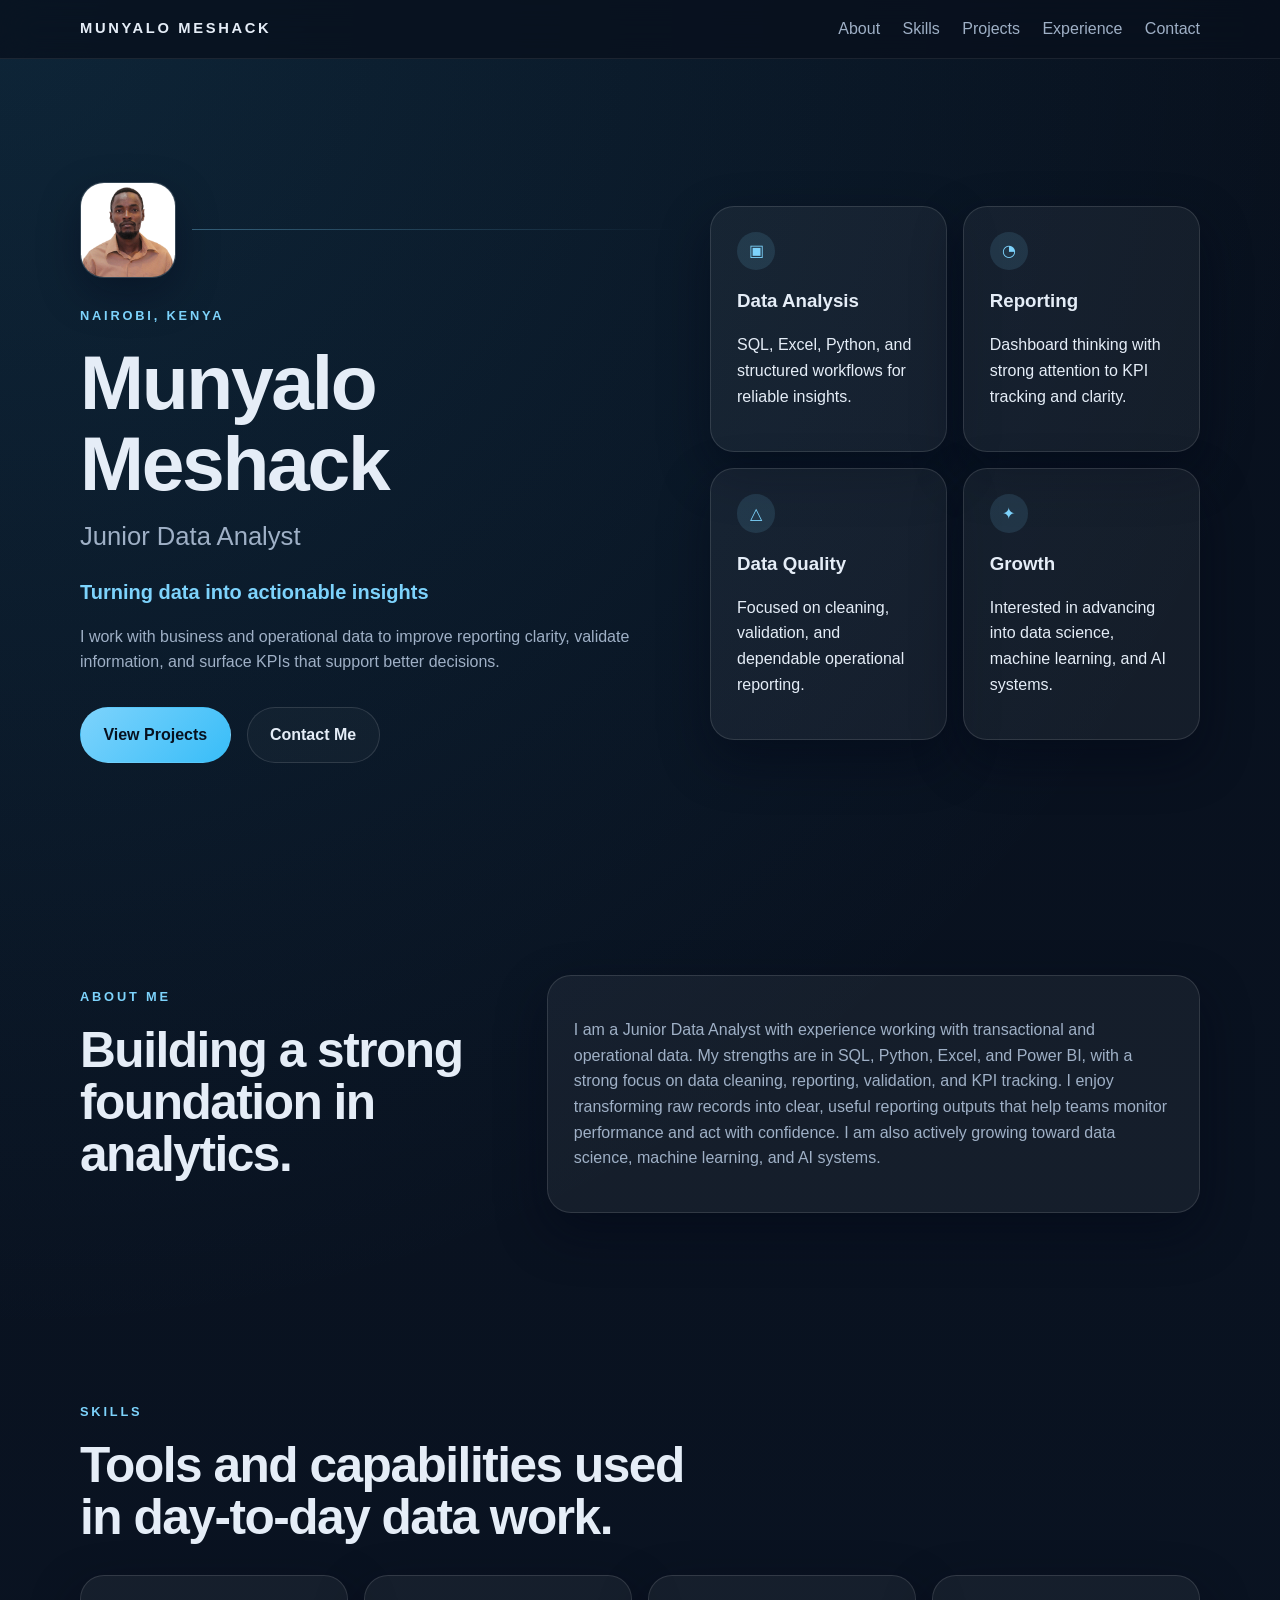
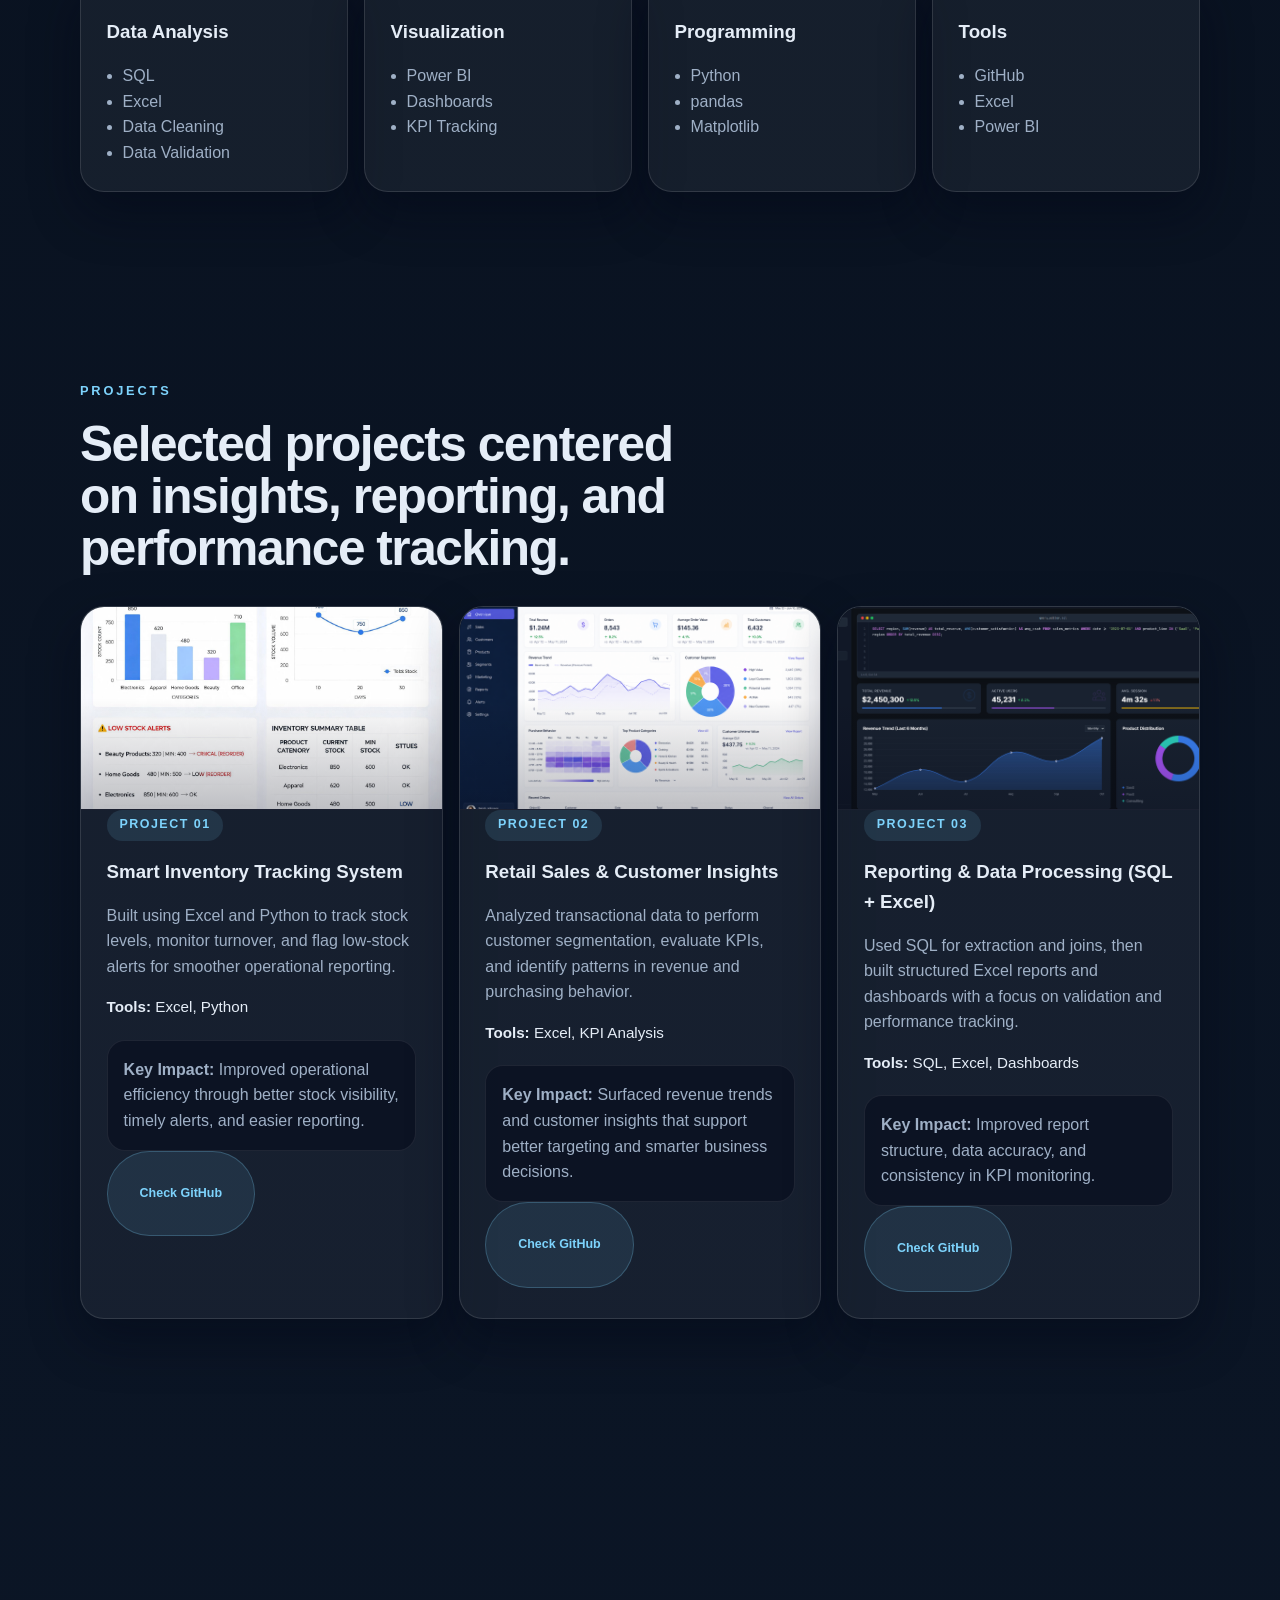
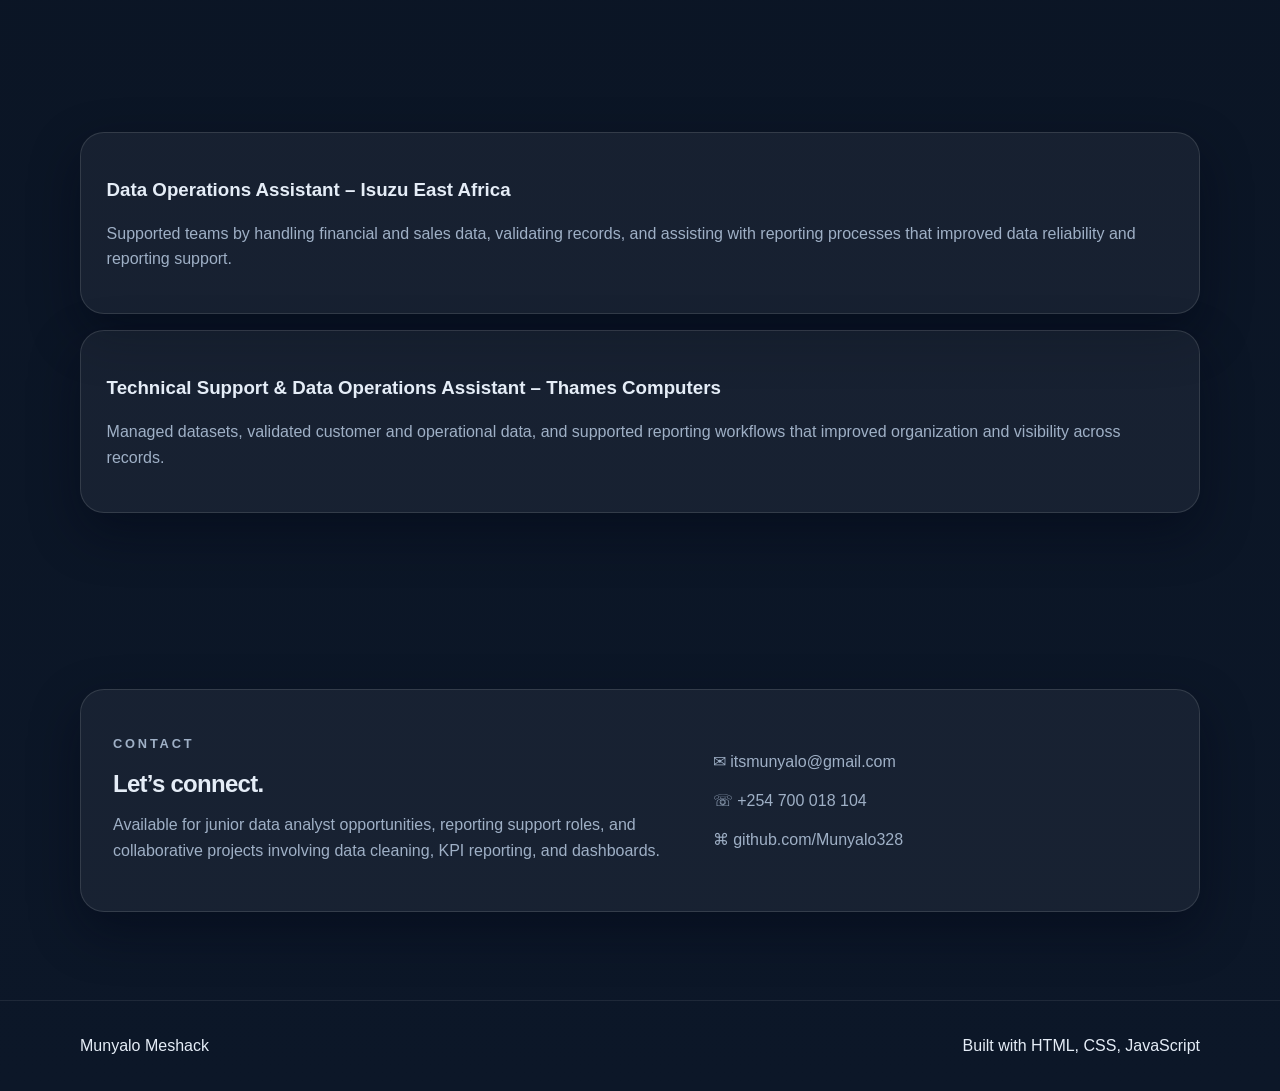
<file: index.html>
<!DOCTYPE html>
<html lang="en">
  <head>
    <meta charset="UTF-8" />
    <meta name="viewport" content="width=device-width, initial-scale=1.0" />
    <title>Munyalo Meshack | Junior Data Analyst Portfolio</title>
    <link rel="stylesheet" href="style.css" />
  </head>
  <body>
    <header class="site-header">
      <div class="container nav-wrap">
        <a class="brand" href="#hero">Munyalo Meshack</a>
        <nav class="nav-links">
          <a href="#about">About</a>
          <a href="#skills">Skills</a>
          <a href="#projects">Projects</a>
          <a href="#experience">Experience</a>
          <a href="#contact">Contact</a>
        </nav>
      </div>
    </header>

    <main>
      <section id="hero" class="hero section">
        <div class="container hero-grid">
          <div class="hero-copy reveal">
            <div class="hero-portrait-row">
              <div class="hero-portrait-frame">
                <img src="Passport.JPG" alt="Portrait of Munyalo Meshack" class="hero-portrait" />
              </div>
              <div class="hero-portrait-line"></div>
            </div>
            <p class="eyebrow">Nairobi, Kenya</p>
            <h1>Munyalo Meshack</h1>
            <h2>Junior Data Analyst</h2>
            <p class="lead">Turning data into actionable insights</p>
            <p class="hero-text">
              I work with business and operational data to improve reporting clarity,
              validate information, and surface KPIs that support better decisions.
            </p>
            <div class="hero-actions">
              <a href="#projects" class="button button-primary">View Projects</a>
              <a href="#contact" class="button button-secondary">Contact Me</a>
            </div>
          </div>

          <div class="hero-panel reveal delay-1">
            <div class="metric-card">
              <span class="icon">▣</span>
              <h3>Data Analysis</h3>
              <p>SQL, Excel, Python, and structured workflows for reliable insights.</p>
            </div>
            <div class="metric-card">
              <span class="icon">◔</span>
              <h3>Reporting</h3>
              <p>Dashboard thinking with strong attention to KPI tracking and clarity.</p>
            </div>
            <div class="metric-card">
              <span class="icon">△</span>
              <h3>Data Quality</h3>
              <p>Focused on cleaning, validation, and dependable operational reporting.</p>
            </div>
            <div class="metric-card">
              <span class="icon">✦</span>
              <h3>Growth</h3>
              <p>Interested in advancing into data science, machine learning, and AI systems.</p>
            </div>
          </div>
        </div>
      </section>

      <section id="about" class="section">
        <div class="container section-grid">
          <div class="section-heading reveal">
            <p class="eyebrow">About Me</p>
            <h2>Building a strong foundation in analytics.</h2>
          </div>
          <div class="card reveal delay-1">
            <p>
              I am a Junior Data Analyst with experience working with transactional and
              operational data. My strengths are in SQL, Python, Excel, and Power BI,
              with a strong focus on data cleaning, reporting, validation, and KPI
              tracking. I enjoy transforming raw records into clear, useful reporting
              outputs that help teams monitor performance and act with confidence. I am
              also actively growing toward data science, machine learning, and AI systems.
            </p>
          </div>
        </div>
      </section>

      <section id="skills" class="section">
        <div class="container">
          <div class="section-heading reveal">
            <p class="eyebrow">Skills</p>
            <h2>Tools and capabilities used in day-to-day data work.</h2>
          </div>
          <div class="skills-grid">
            <article class="card skill-card reveal">
              <h3>Data Analysis</h3>
              <ul>
                <li>SQL</li>
                <li>Excel</li>
                <li>Data Cleaning</li>
                <li>Data Validation</li>
              </ul>
            </article>
            <article class="card skill-card reveal delay-1">
              <h3>Visualization</h3>
              <ul>
                <li>Power BI</li>
                <li>Dashboards</li>
                <li>KPI Tracking</li>
              </ul>
            </article>
            <article class="card skill-card reveal delay-2">
              <h3>Programming</h3>
              <ul>
                <li>Python</li>
                <li>pandas</li>
                <li>Matplotlib</li>
              </ul>
            </article>
            <article class="card skill-card reveal delay-3">
              <h3>Tools</h3>
              <ul>
                <li>GitHub</li>
                <li>Excel</li>
                <li>Power BI</li>
              </ul>
            </article>
          </div>
        </div>
      </section>

      <section id="projects" class="section">
        <div class="container">
          <div class="section-heading reveal">
            <p class="eyebrow">Projects</p>
            <h2>Selected projects centered on insights, reporting, and performance tracking.</h2>
          </div>
          <div class="projects-grid">
            <article class="card project-card reveal">
              <div class="project-image-wrap">
                <img src="Inventory system.png" alt="Smart Inventory Tracking System dashboard preview" class="project-image" />
              </div>
              <div class="project-top">
                <span class="tag">Project 01</span>
              </div>
              <h3>Smart Inventory Tracking System</h3>
              <p>
                Built using Excel and Python to track stock levels, monitor turnover,
                and flag low-stock alerts for smoother operational reporting.
              </p>
              <div class="project-meta">
                <strong>Tools:</strong> Excel, Python
              </div>
              <div class="impact-box">
                <strong>Key Impact:</strong>
                Improved operational efficiency through better stock visibility,
                timely alerts, and easier reporting.
              </div>
              <div>
                <a href="https://github.com/Munyalo328/Smart-Inventory-Tracker" class="project-github-button">Check GitHub</a>
              </div>
            </article>

            <article class="card project-card reveal delay-1">
              <div class="project-image-wrap">
                <img src="Retail Insights.png" alt="Retail Sales and Customer Insights dashboard preview" class="project-image" />
              </div>
              <div class="project-top">
                <span class="tag">Project 02</span>
              </div>
              <h3>Retail Sales &amp; Customer Insights</h3>
              <p>
                Analyzed transactional data to perform customer segmentation, evaluate
                KPIs, and identify patterns in revenue and purchasing behavior.
              </p>
              <div class="project-meta">
                <strong>Tools:</strong> Excel, KPI Analysis
              </div>
              <div class="impact-box">
                <strong>Key Impact:</strong>
                Surfaced revenue trends and customer insights that support better
                targeting and smarter business decisions.
              </div>
              <div>
                <a href="https://github.com/Munyalo328/Sales-Operations-Analytics" class="project-github-button">Check GitHub</a>
              </div>
            </article>

            <article class="card project-card reveal delay-2">
              <div class="project-image-wrap">
                <img src="sql reporting.PNG" alt="Reporting and Data Processing dashboard preview" class="project-image" />
              </div>
              <div class="project-top">
                <span class="tag">Project 03</span>
              </div>
              <h3>Reporting &amp; Data Processing (SQL + Excel)</h3>
              <p>
                Used SQL for extraction and joins, then built structured Excel reports
                and dashboards with a focus on validation and performance tracking.
              </p>
              <div class="project-meta">
                <strong>Tools:</strong> SQL, Excel, Dashboards
              </div>
              <div class="impact-box">
                <strong>Key Impact:</strong>
                Improved report structure, data accuracy, and consistency in KPI monitoring.
              </div>
              <div>
                <a href="https://github.com/Munyalo328/Sales-Inventory-Project" class="project-github-button">Check GitHub</a>
              </div>
            </article>
          </div>
        </div>
      </section>

      <section id="experience" class="section">
        <div class="container">
          <div class="section-heading reveal">
            <p class="eyebrow">Experience</p>
            <h2>Data-focused roles that strengthened reporting and validation skills.</h2>
          </div>
          <div class="experience-list">
            <article class="card experience-card reveal">
              <h3>Data Operations Assistant – Isuzu East Africa</h3>
              <p>
                Supported teams by handling financial and sales data, validating records,
                and assisting with reporting processes that improved data reliability and
                reporting support.
              </p>
            </article>
            <article class="card experience-card reveal delay-1">
              <h3>Technical Support &amp; Data Operations Assistant – Thames Computers</h3>
              <p>
                Managed datasets, validated customer and operational data, and supported
                reporting workflows that improved organization and visibility across records.
              </p>
            </article>
          </div>
        </div>
      </section>

      <section id="contact" class="section">
        <div class="container contact-card reveal">
          <div>
            <p class="eyebrow">Contact</p>
            <h2>Let’s connect.</h2>
            <p>
              Available for junior data analyst opportunities, reporting support roles,
              and collaborative projects involving data cleaning, KPI reporting, and dashboards.
            </p>
          </div>
          <div class="contact-links">
            <a href="mailto:itsmunyalo@gmail.com">✉ itsmunyalo@gmail.com</a>
            <a href="tel:+254700018104">☏ +254 700 018 104</a>
            <a href="https://github.com/Munyalo328" target="_blank" rel="noreferrer">⌘ github.com/Munyalo328</a>
          </div>
        </div>
      </section>
    </main>

    <footer class="site-footer">
      <div class="container footer-wrap">
        <p>Munyalo Meshack</p>
        <p>Built with HTML, CSS, JavaScript</p>
      </div>
    </footer>

    <script src="script.js"></script>
  </body>
</html>
</file>
<file: style.css>
:root {
  --bg: #09111f;
  --bg-soft: #0f1a2b;
  --panel: rgba(255, 255, 255, 0.05);
  --panel-strong: rgba(255, 255, 255, 0.08);
  --border: rgba(255, 255, 255, 0.12);
  --text: #e5edf7;
  --muted: #9fb0c6;
  --accent: #7dd3fc;
  --accent-strong: #38bdf8;
  --shadow: 0 20px 50px rgba(2, 6, 23, 0.45);
  --radius: 24px;
}

* {
  box-sizing: border-box;
}

html {
  scroll-behavior: smooth;
}

body {
  margin: 0;
  font-family: Inter, "Segoe UI", Roboto, Arial, sans-serif;
  background:
    radial-gradient(circle at top left, rgba(56, 189, 248, 0.12), transparent 30%),
    linear-gradient(180deg, #08101d 0%, #0c1728 100%);
  color: var(--text);
  line-height: 1.6;
}

a {
  color: inherit;
  text-decoration: none;
}

.container {
  width: min(1120px, calc(100% - 2rem));
  margin: 0 auto;
}

.section {
  padding: 5.5rem 0;
}

.site-header {
  position: sticky;
  top: 0;
  z-index: 100;
  backdrop-filter: blur(16px);
  background: rgba(8, 16, 29, 0.78);
  border-bottom: 1px solid rgba(255, 255, 255, 0.08);
}

.nav-wrap,
.footer-wrap {
  display: flex;
  align-items: center;
  justify-content: space-between;
  gap: 1rem;
  padding: 1rem 0;
}

.brand {
  font-size: 0.92rem;
  font-weight: 700;
  letter-spacing: 0.18em;
  text-transform: uppercase;
}

.nav-links {
  display: flex;
  gap: 1.4rem;
  flex-wrap: wrap;
}

.nav-links a,
.contact-links a {
  color: var(--muted);
  transition: color 0.25s ease, transform 0.25s ease;
}

.nav-links a:hover,
.contact-links a:hover {
  color: var(--text);
  transform: translateY(-1px);
}

.hero {
  min-height: calc(100vh - 72px);
  display: flex;
  align-items: center;
}

.hero-grid,
.section-grid,
.contact-card {
  display: grid;
  gap: 2rem;
}

.hero-grid {
  grid-template-columns: 1.1fr 0.9fr;
  align-items: center;
}

.hero h1,
.section-heading h2,
.contact-card h2 {
  margin: 0;
  line-height: 1.05;
  letter-spacing: -0.03em;
}

.hero h1 {
  font-size: clamp(2.9rem, 6vw, 5.5rem);
}

.hero h2 {
  margin: 0.75rem 0 0;
  font-size: clamp(1.3rem, 2vw, 1.8rem);
  color: var(--muted);
  font-weight: 500;
}

.lead {
  margin: 1.2rem 0 0;
  font-size: 1.25rem;
  color: var(--accent);
  font-weight: 600;
}

.hero-text,
.card p,
.contact-card p {
  color: var(--muted);
}

.hero-text {
  max-width: 42rem;
  margin-top: 1rem;
}

.hero-portrait-row {
  display: flex;
  align-items: center;
  gap: 1rem;
  margin-bottom: 1.75rem;
}

.hero-portrait-frame {
  width: 96px;
  height: 96px;
  border-radius: 24px;
  overflow: hidden;
  flex-shrink: 0;
  border: 1px solid rgba(255, 255, 255, 0.12);
  background: rgba(255, 255, 255, 0.05);
  box-shadow: 0 16px 40px rgba(2, 6, 23, 0.35);
}

.hero-portrait {
  width: 100%;
  height: 100%;
  object-fit: cover;
  display: block;
}

.hero-portrait-line {
  height: 1px;
  flex: 1;
  background: linear-gradient(to right, rgba(125, 211, 252, 0.35), transparent);
}

.eyebrow {
  color: var(--accent);
  text-transform: uppercase;
  letter-spacing: 0.22em;
  font-size: 0.8rem;
  font-weight: 700;
  margin-bottom: 1rem;
}

.hero-actions {
  display: flex;
  gap: 1rem;
  flex-wrap: wrap;
  margin-top: 2rem;
}

.button {
  display: inline-flex;
  align-items: center;
  justify-content: center;
  padding: 0.9rem 1.4rem;
  border-radius: 999px;
  font-weight: 700;
  transition: transform 0.25s ease, background 0.25s ease, border-color 0.25s ease;
  border: 1px solid transparent;
}

.button:hover,
.card:hover {
  transform: translateY(-4px);
}

.button-primary {
  background: linear-gradient(135deg, var(--accent), var(--accent-strong));
  color: #07111f;
}

.button-secondary {
  border-color: var(--border);
  background: rgba(255, 255, 255, 0.03);
}

.hero-panel,
.skills-grid,
.projects-grid,
.experience-list {
  display: grid;
  gap: 1rem;
}

.hero-panel {
  grid-template-columns: repeat(2, minmax(0, 1fr));
}

.card,
.metric-card,
.contact-card {
  background: var(--panel);
  border: 1px solid var(--border);
  border-radius: var(--radius);
  box-shadow: var(--shadow);
}

.card,
.metric-card {
  padding: 1.6rem;
  transition: transform 0.3s ease, border-color 0.3s ease, background 0.3s ease;
}

.card:hover,
.metric-card:hover {
  border-color: rgba(125, 211, 252, 0.35);
  background: var(--panel-strong);
}

.metric-card .icon {
  display: inline-flex;
  width: 2.4rem;
  height: 2.4rem;
  border-radius: 50%;
  align-items: center;
  justify-content: center;
  background: rgba(125, 211, 252, 0.12);
  color: var(--accent);
  font-size: 1rem;
}

.metric-card h3,
.skill-card h3,
.project-card h3,
.experience-card h3 {
  margin: 1rem 0 0.5rem;
}

.section-heading {
  margin-bottom: 2rem;
}

.section-heading h2 {
  font-size: clamp(2rem, 4vw, 3.1rem);
  max-width: 40rem;
}

.section-grid {
  grid-template-columns: 0.8fr 1.2fr;
  align-items: start;
}

.skills-grid {
  grid-template-columns: repeat(4, minmax(0, 1fr));
}

.skill-card ul {
  padding-left: 1rem;
  margin: 1rem 0 0;
  color: var(--muted);
}

.project-card,
.experience-card {
  height: 100%;
}

.project-card {
  overflow: hidden;
  padding: 0;
}

.project-card > *:not(.project-image-wrap) {
  margin-left: 1.6rem;
  margin-right: 1.6rem;
}

.project-card > :last-child {
  margin-bottom: 1.6rem;
}

.project-image-wrap {
  position: relative;
  aspect-ratio: 16 / 9;
  overflow: hidden;
  border-bottom: 1px solid rgba(255, 255, 255, 0.08);
  background: rgba(2, 6, 23, 0.7);
}

.project-image-wrap::after {
  content: "";
  position: absolute;
  inset: 0;
  background: linear-gradient(to top, rgba(2, 6, 23, 0.25), transparent 55%);
}

.project-image {
  width: 100%;
  height: 100%;
  object-fit: cover;
  display: block;
  transition: transform 0.45s ease;
}

.project-card:hover .project-image {
  transform: scale(1.05);
}

.projects-grid {
  grid-template-columns: repeat(3, minmax(0, 1fr));
}

.project-github-button {
  display: inline-flex;
  align-items: center;
  justify-content: center;
  padding: 2rem;
  border-radius: 999px;
  border: 1px solid rgba(125, 211, 252, 0.24);
  background: rgba(125, 211, 252, 0.1);
  color: var(--accent);
  font-size: 0.78rem;
  font-weight: 700;
  white-space: nowrap;
  transition: transform 0.25s ease, background 0.25s ease, border-color 0.25s ease, color 0.25s ease;
}

.project-github-button:hover {
  transform: translateY(-2px);
  background: rgba(125, 211, 252, 0.16);
  border-color: rgba(125, 211, 252, 0.4);
  color: #ffffff;
}

.tag {
  display: inline-flex;
  padding: 0.35rem 0.8rem;
  border-radius: 999px;
  background: rgba(125, 211, 252, 0.12);
  color: var(--accent);
  font-size: 0.78rem;
  font-weight: 700;
  letter-spacing: 0.12em;
  text-transform: uppercase;
}

.project-meta {
  margin-top: 1rem;
  color: var(--text);
  font-size: 0.95rem;
}

.impact-box {
  margin-top: 1.25rem;
  padding: 1rem;
  border-radius: 18px;
  background: rgba(2, 6, 23, 0.45);
  border: 1px solid rgba(255, 255, 255, 0.08);
  color: var(--muted);
}

.experience-list {
  grid-template-columns: 1fr;
}

.contact-card {
  grid-template-columns: 1fr 0.8fr;
  padding: 2rem;
  align-items: center;
}

.contact-links {
  display: grid;
  gap: 0.85rem;
}

.site-footer {
  border-top: 1px solid rgba(255, 255, 255, 0.08);
}

.reveal {
  opacity: 0;
  transform: translateY(24px);
  transition: opacity 0.7s ease, transform 0.7s ease;
}

.reveal.visible {
  opacity: 1;
  transform: translateY(0);
}

.delay-1 { transition-delay: 0.08s; }
.delay-2 { transition-delay: 0.16s; }
.delay-3 { transition-delay: 0.24s; }

@media (max-width: 960px) {
  .hero-grid,
  .section-grid,
  .contact-card,
  .skills-grid,
  .projects-grid {
    grid-template-columns: 1fr 1fr;
  }

  .hero-grid,
  .section-grid,
  .contact-card {
    grid-template-columns: 1fr;
  }

  .nav-wrap,
  .footer-wrap {
    flex-direction: column;
    align-items: flex-start;
  }
}

@media (max-width: 720px) {
  .section {
    padding: 4.5rem 0;
  }

  .skills-grid,
  .projects-grid,
  .hero-panel {
    grid-template-columns: 1fr;
  }

  .nav-links {
    gap: 0.9rem;
    font-size: 0.95rem;
  }

  .hero {
    min-height: auto;
    padding-top: 2rem;
  }

  .contact-card,
  .card,
  .metric-card {
    padding: 1.35rem;
  }

  .hero-portrait-frame {
    width: 84px;
    height: 84px;
  }
}
</file>
